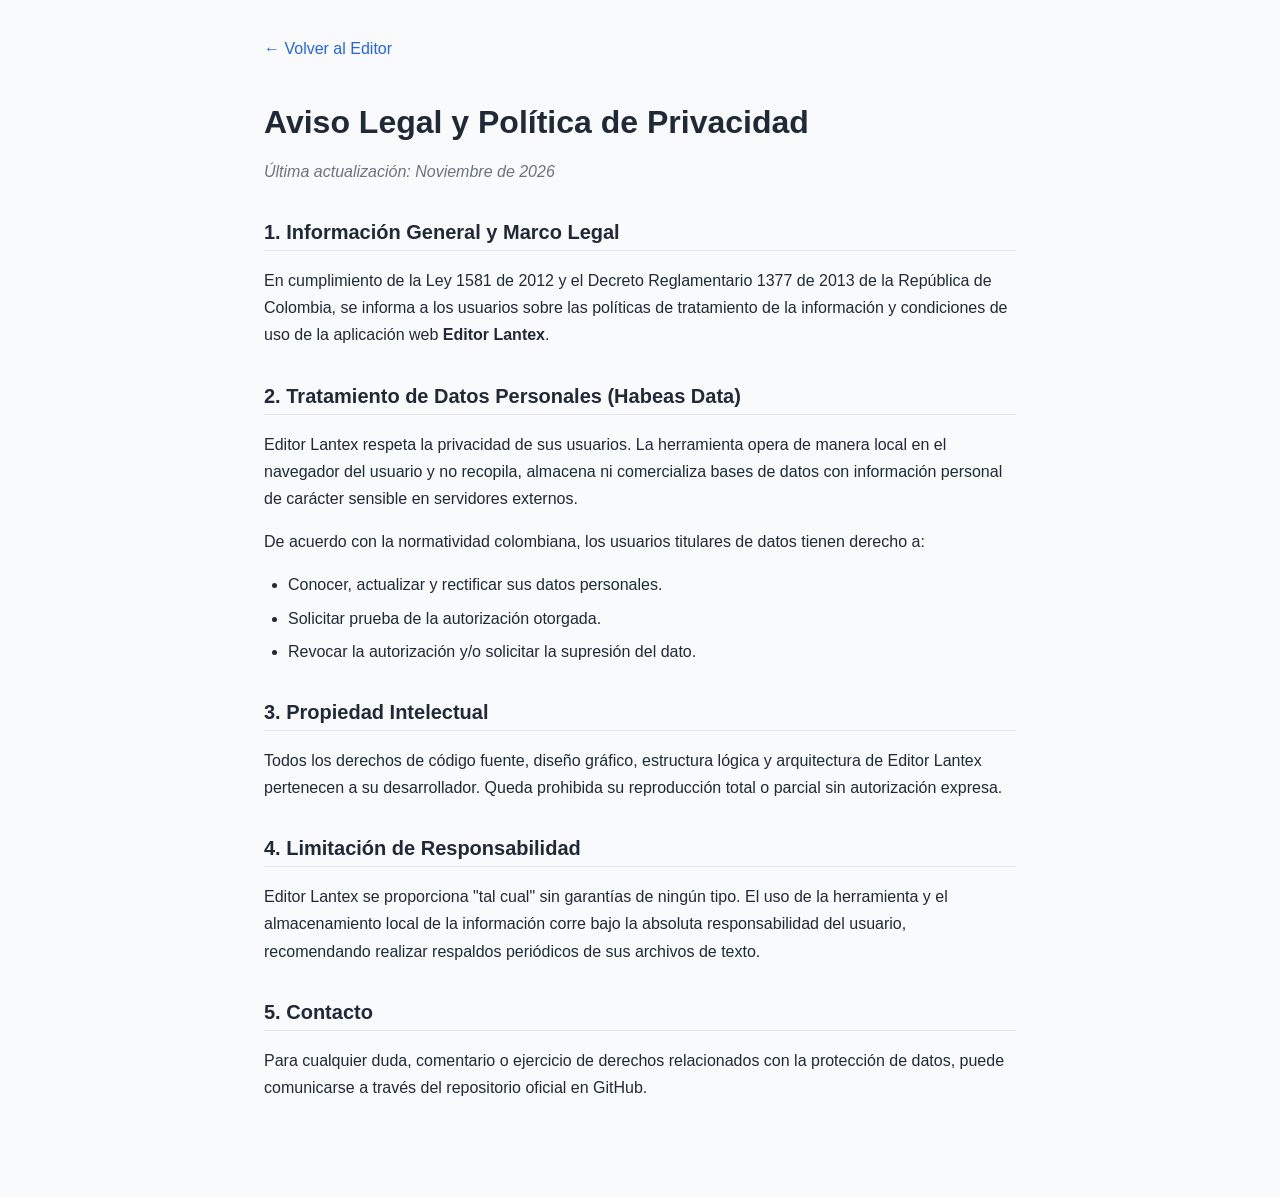
<file: legal.html>
<!DOCTYPE html>
<html lang="es">
<head>
  <meta charset="UTF-8" />
  <meta name="viewport" content="width=device-width, initial-scale=1.0, maximum-scale=5.0, viewport-fit=cover" />
  <meta name="description" content="Aviso legal, términos y condiciones y política de privacidad de Lantex Editor." />
  <meta name="color-scheme" content="light dark" />
  <title>Aviso Legal · Lantex</title>

  <!-- Tema aplicado antes del primer pintado para evitar destellos -->
  <script>
    (function () {
      try {
        var raw = localStorage.getItem('editor-config');
        var theme = raw ? JSON.parse(raw).theme : null;
        if (theme === 'dark' || (!theme && window.matchMedia('(prefers-color-scheme: dark)').matches)) {
          document.documentElement.classList.add('dark');
        }
      } catch (e) { /* almacenamiento no disponible */ }
    })();
  </script>

  <link rel="icon" href="favicon.svg" type="image/svg+xml" />
  <link rel="alternate icon" href="favicon.svg" type="image/svg+xml" />
  
  <link rel="preconnect" href="https://cdn.jsdelivr.net" crossorigin />
  <link rel="preconnect" href="https://unpkg.com" crossorigin />

  <!-- Estilos directos y específicos para la página legal (con scroll y diseño adaptable) -->
  <style>
    /* Reset básico y habilitación estricta del scroll vertical */
    html, body {
      margin: 0;
      padding: 0;
      min-height: 100vh;
      overflow-y: auto !important;
      font-family: -apple-system, BlinkMacSystemFont, "Segoe UI", Roboto, Helvetica, Arial, sans-serif;
      background-color: #f9fafb;
      color: #1f2937;
      transition: background-color 0.2s, color 0.2s;
    }

    /* Soporte automático para el modo oscuro heredado de la app */
    html.dark, html.dark body {
      background-color: #111827;
      color: #f3f4f6;
    }

    /* Contenedor principal centrado, con espacios seguros para que nada se corte */
    .legal-container {
      max-width: 800px;
      margin: 0 auto;
      padding: 40px 24px 80px 24px;
      box-sizing: border-box;
    }

    /* Enlace de regreso */
    .back-link {
      display: inline-block;
      margin-bottom: 24px;
      color: #2563eb;
      text-decoration: none;
      font-weight: 500;
    }

    html.dark .back-link {
      color: #60a5fa;
    }

    .back-link:hover {
      text-decoration: underline;
    }

    /* Tipografía y jerarquía */
    h1 {
      font-size: 2rem;
      margin-bottom: 8px;
      line-height: 1.2;
    }

    p.date {
      color: #6b7280;
      font-style: italic;
      margin-bottom: 32px;
    }

    html.dark p.date {
      color: #9ca3af;
    }

    h2 {
      font-size: 1.25rem;
      margin-top: 36px;
      margin-bottom: 12px;
      border-bottom: 1px solid #e5e7eb;
      padding-bottom: 6px;
    }

    html.dark h2 {
      border-bottom-color: #374151;
    }

    p {
      margin-bottom: 16px;
      line-height: 1.7;
    }

    ul {
      margin-bottom: 16px;
      padding-left: 24px;
      line-height: 1.7;
    }

    li {
      margin-bottom: 6px;
    }

    strong {
      font-weight: 600;
    }
  </style>
</head>
<body>
  <main class="legal-container">
    <a href="index.html" class="back-link">&larr; Volver al Editor</a>

    <h1>Aviso Legal y Política de Privacidad</h1>
    <p class="date">Última actualización: Noviembre de 2026</p>

    <h2>1. Información General y Marco Legal</h2>
    <p>En cumplimiento de la Ley 1581 de 2012 y el Decreto Reglamentario 1377 de 2013 de la República de Colombia, se informa a los usuarios sobre las políticas de tratamiento de la información y condiciones de uso de la aplicación web <strong>Editor Lantex</strong>.</p>

    <h2>2. Tratamiento de Datos Personales (Habeas Data)</h2>
    <p>Editor Lantex respeta la privacidad de sus usuarios. La herramienta opera de manera local en el navegador del usuario y no recopila, almacena ni comercializa bases de datos con información personal de carácter sensible en servidores externos.</p>
    <p>De acuerdo con la normatividad colombiana, los usuarios titulares de datos tienen derecho a:</p>
    <ul>
      <li>Conocer, actualizar y rectificar sus datos personales.</li>
      <li>Solicitar prueba de la autorización otorgada.</li>
      <li>Revocar la autorización y/o solicitar la supresión del dato.</li>
    </ul>

    <h2>3. Propiedad Intelectual</h2>
    <p>Todos los derechos de código fuente, diseño gráfico, estructura lógica y arquitectura de Editor Lantex pertenecen a su desarrollador. Queda prohibida su reproducción total o parcial sin autorización expresa.</p>

    <h2>4. Limitación de Responsabilidad</h2>
    <p>Editor Lantex se proporciona "tal cual" sin garantías de ningún tipo. El uso de la herramienta y el almacenamiento local de la información corre bajo la absoluta responsabilidad del usuario, recomendando realizar respaldos periódicos de sus archivos de texto.</p>

    <h2>5. Contacto</h2>
    <p>Para cualquier duda, comentario o ejercicio de derechos relacionados con la protección de datos, puede comunicarse a través del repositorio oficial en GitHub.</p>
  </main>
</body>
</html>
</file>
